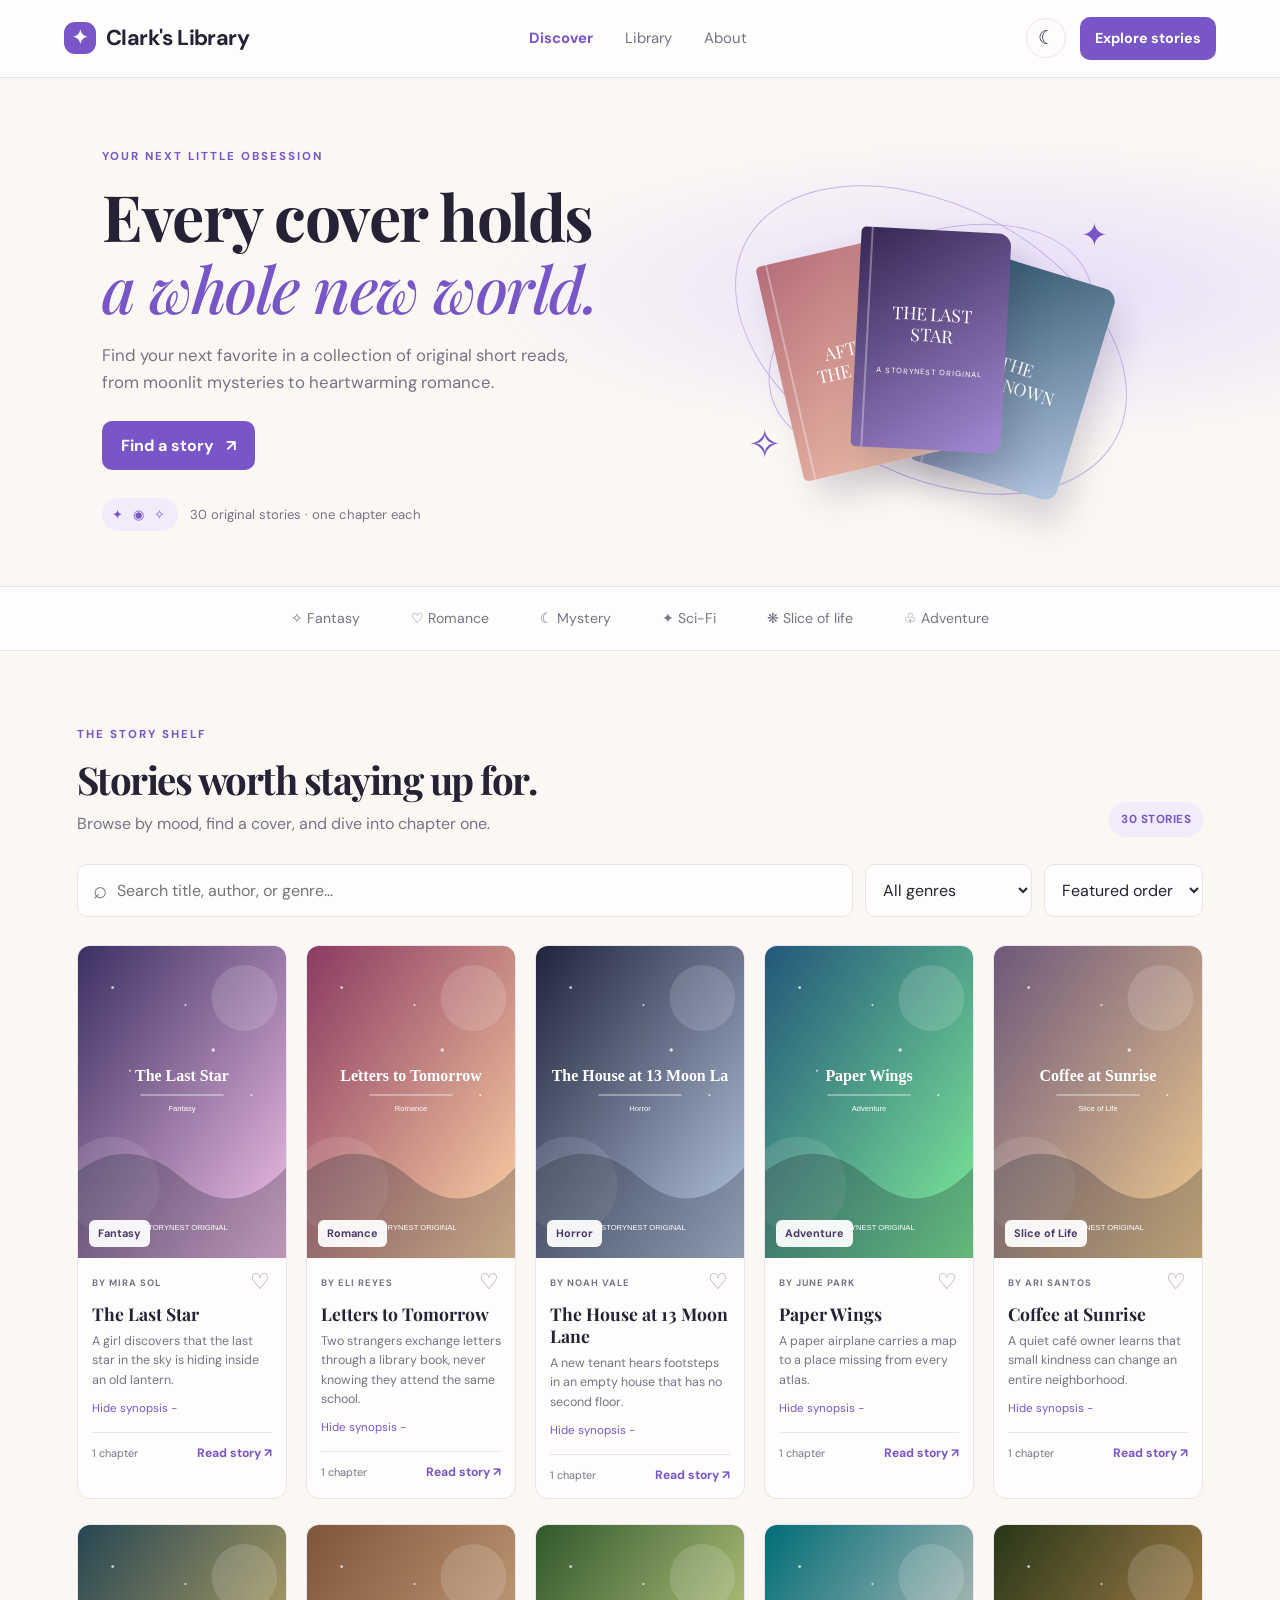
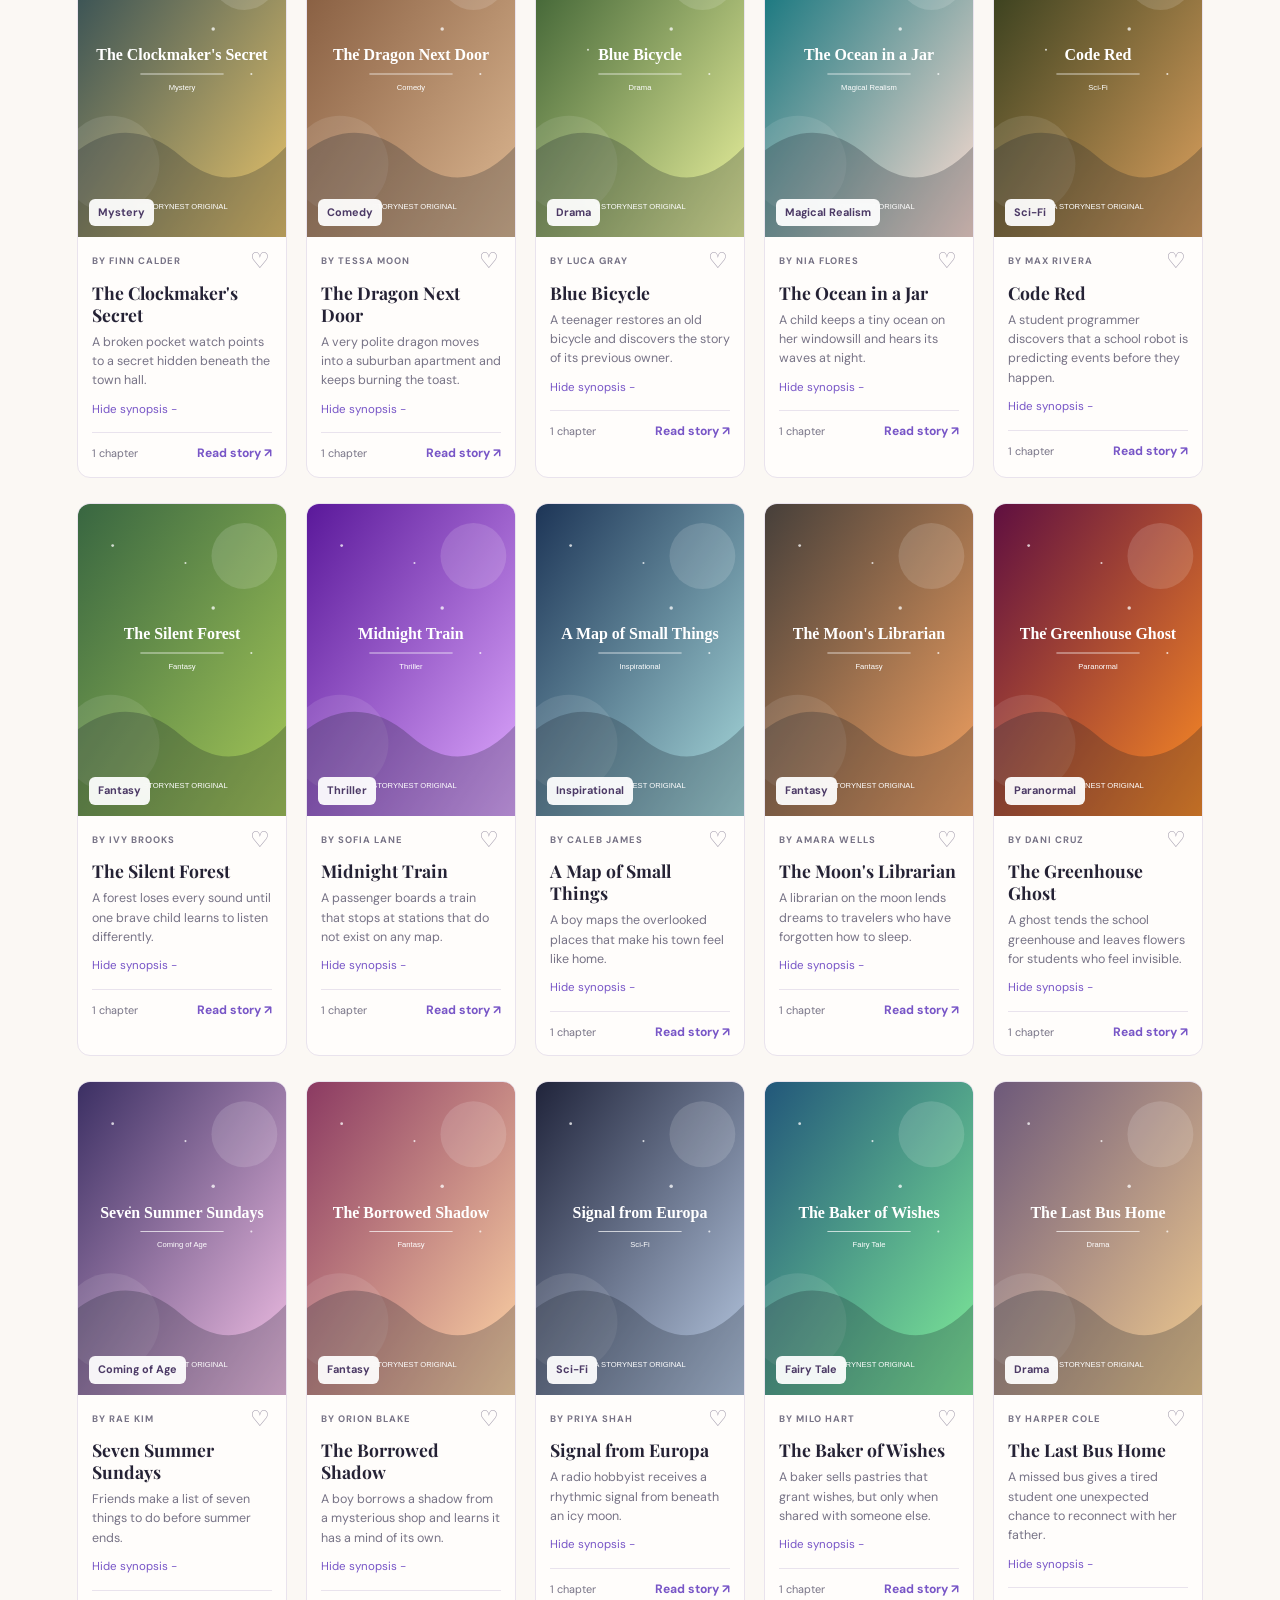
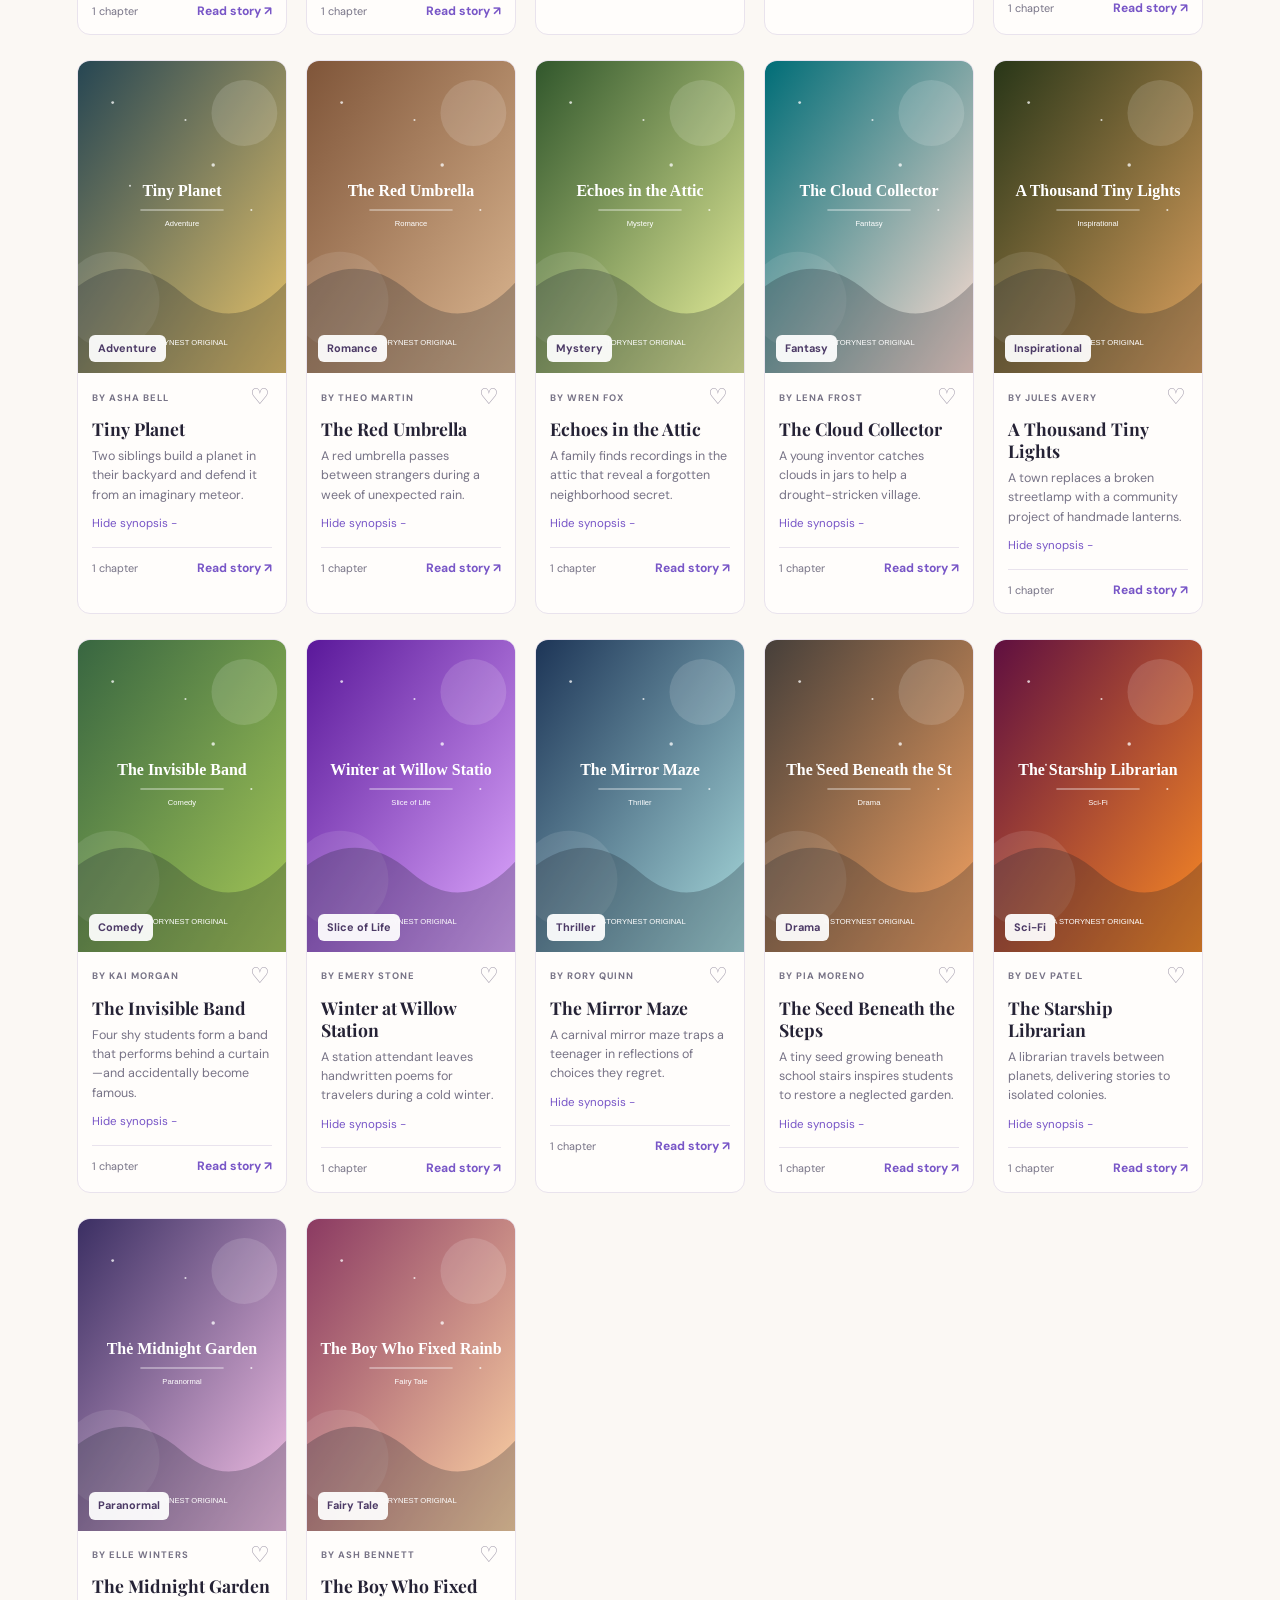
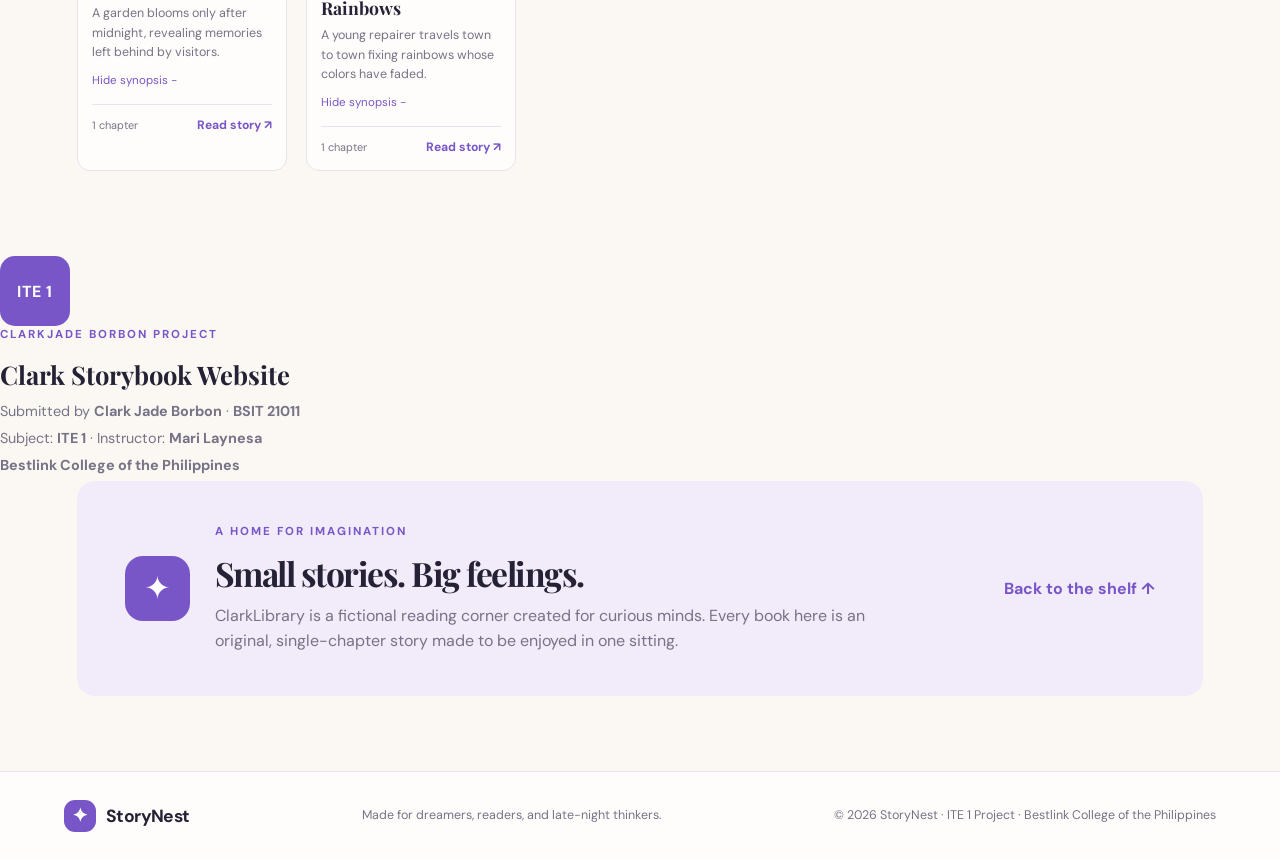
<file: index.html>
<!DOCTYPE html>
<html lang="en">
<head>
  <meta charset="UTF-8">
  <meta name="viewport" content="width=device-width, initial-scale=1.0">
  <meta name="description" content="Discover original one-chapter stories on StoryNest.">
  <title>Clark's Library  — Find your next story</title>
  <link rel="stylesheet" href="style.css">
  <script src="stories.js" defer></script>
</head>
<body>
  <header class="site-header">
    <a class="brand" href="index.html" aria-label="StoryNest home"><span class="brand-mark">✦</span> Clark's Library </a>
    <nav class="main-nav" aria-label="Main navigation">
      <a class="active" href="index.html">Discover</a>
      <a href="#library">Library</a>
      <a href="#about">About</a>
    </nav>
    <div class="header-actions"><button id="themeToggle" class="icon-button" type="button" aria-label="Toggle dark mode">☾</button><a class="nav-cta" href="#library">Explore stories</a></div>
  </header>
  <main>
    <section class="hero">
      <div class="hero-copy"><p class="eyebrow">YOUR NEXT LITTLE OBSESSION</p><h1>Every cover holds<br><em>a whole new world.</em></h1><p class="hero-text">Find your next favorite in a collection of original short reads, from moonlit mysteries to heartwarming romance.</p><a class="primary-button" href="#library">Find a story <span>↗</span></a><div class="hero-note"><span class="avatar-stack">✦ ◉ ✧</span><span>30 original stories · one chapter each</span></div></div>
      <div class="hero-art"><div class="orbit orbit-one"></div><div class="orbit orbit-two"></div><div class="floating-book book-back"><span>THE UNKNOWN</span></div><div class="floating-book book-mid"><span>AFTER<br>THE RAIN</span></div><div class="floating-book book-front"><span>THE LAST<br>STAR</span><small>A STORYNEST ORIGINAL</small></div><span class="sparkle sparkle-a">✦</span><span class="sparkle sparkle-b">✧</span></div>
    </section>
    <section class="genre-strip" aria-label="Story genres"><span>✧ Fantasy</span><span>♡ Romance</span><span>☾ Mystery</span><span>✦ Sci-Fi</span><span>❋ Slice of life</span><span>♧ Adventure</span></section>
    <section id="library" class="library-section">
      <div class="section-heading"><div><p class="eyebrow">THE STORY SHELF</p><h2>Stories worth staying up for.</h2><p class="muted">Browse by mood, find a cover, and dive into chapter one.</p></div><span class="count-pill">30 STORIES</span></div>
      <div class="filter-row"><label class="search-wrap"><span>⌕</span><input id="searchInput" type="search" placeholder="Search title, author, or genre..." aria-label="Search stories"></label><select id="genreFilter" aria-label="Filter by genre"><option value="All">All genres</option></select><select id="sortSelect" aria-label="Sort stories"><option value="featured">Featured order</option><option value="title">Title A–Z</option></select></div>
      <div id="storyGrid" class="story-grid" aria-live="polite"></div>
      <p id="emptyState" class="empty-state" hidden>No stories match your search. Try another title or genre.</p>
    </section>

    <section class="student-project" aria-labelledby="project-info-title">
      <div class="project-icon">ITE 1</div>
      <div class="project-details">
        <p class="eyebrow">CLARKJADE BORBON PROJECT</p>
        <h2 id="project-info-title">Clark Storybook Website</h2>
        <p>Submitted by <strong>Clark Jade Borbon</strong> · <strong>BSIT 21011</strong></p>
        <p>Subject: <strong>ITE 1</strong> · Instructor: <strong>Mari Laynesa</strong></p>
        <p><strong>Bestlink College of the Philippines</strong></p>
      </div>
    </section>
   <section id="about" class="about-section"><div class="about-symbol">✦</div><div><p class="eyebrow">A HOME FOR IMAGINATION</p><h2>Small stories. Big feelings.</h2><p>ClarkLibrary is a fictional reading corner created for curious minds. Every book here is an original, single-chapter story made to be enjoyed in one sitting.</p></div><a class="text-link" href="#library">Back to the shelf ↑</a></section>
  </main>
  <footer class="site-footer"><a class="brand" href="index.html"><span class="brand-mark">✦</span> StoryNest</a><p>Made for dreamers, readers, and late-night thinkers.</p><span>© 2026 StoryNest · ITE 1 Project · Bestlink College of the Philippines</span></footer>
</body>
</html>
</file>
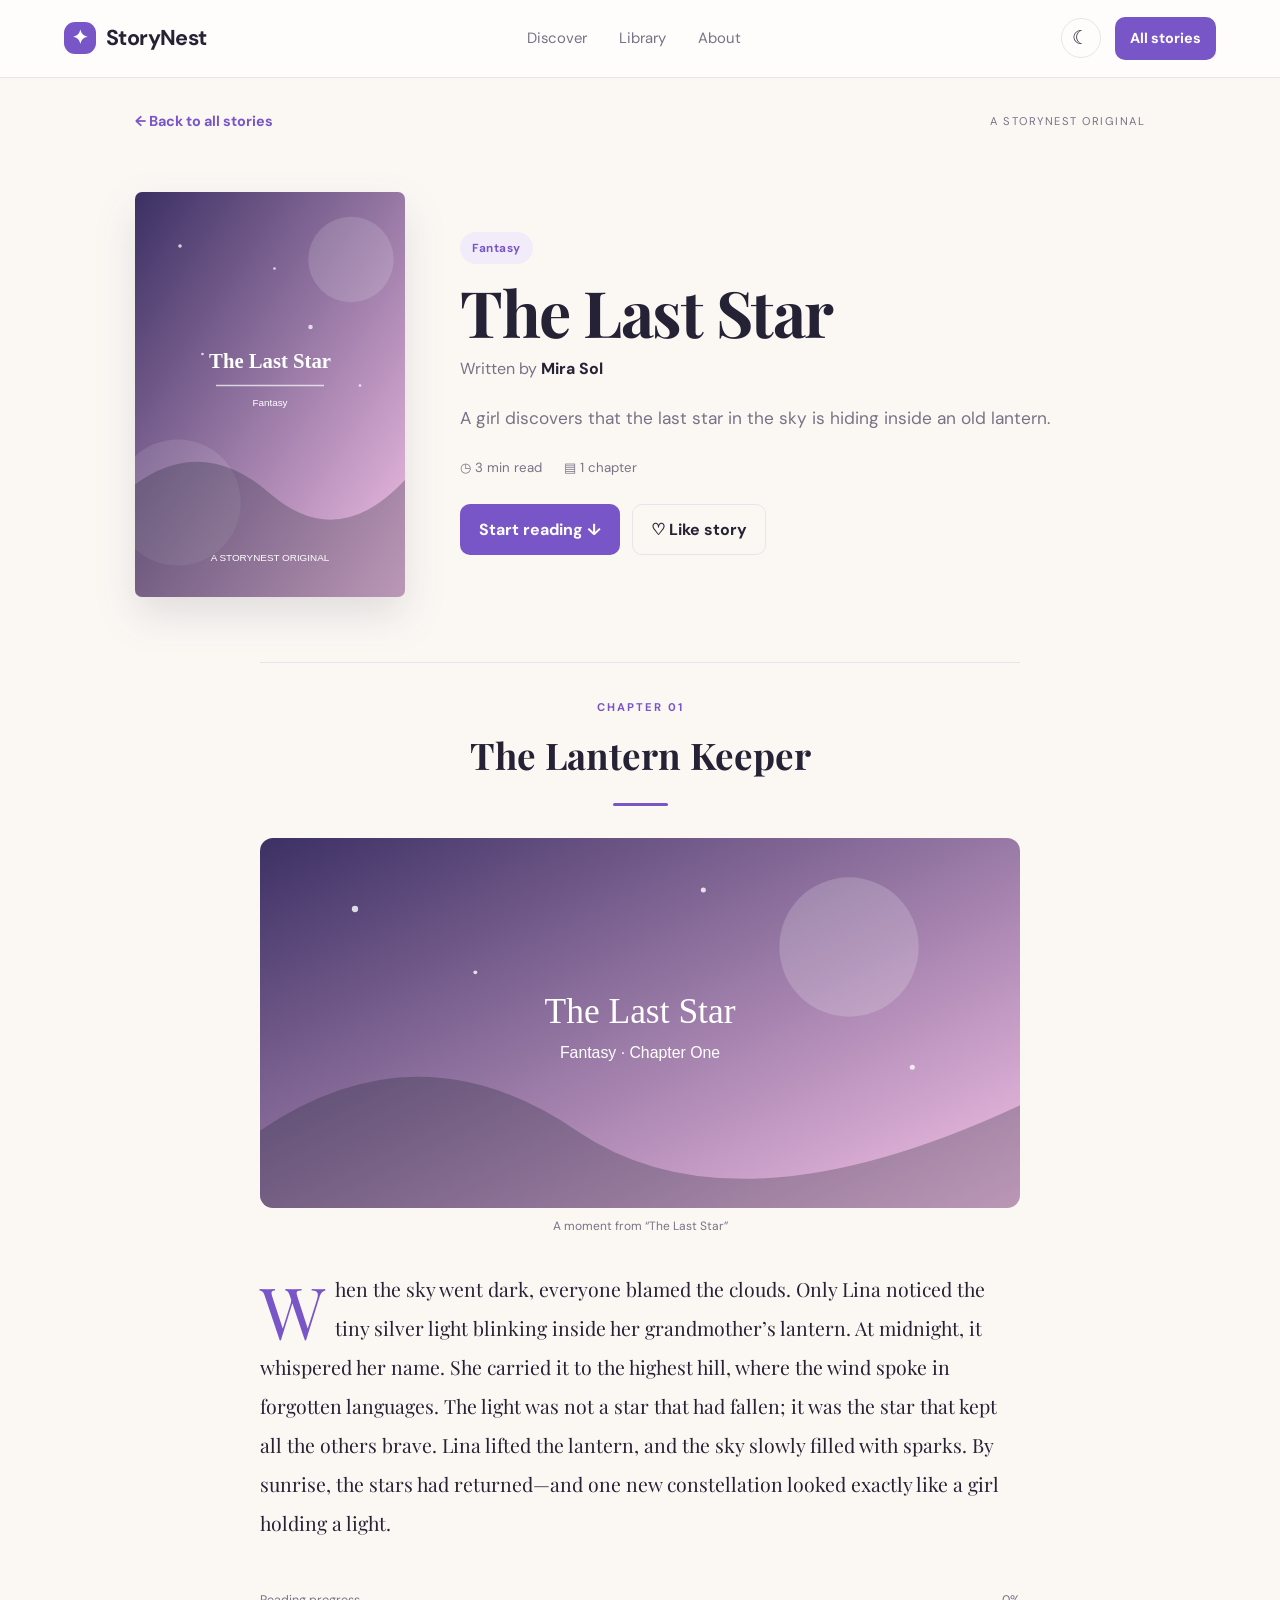
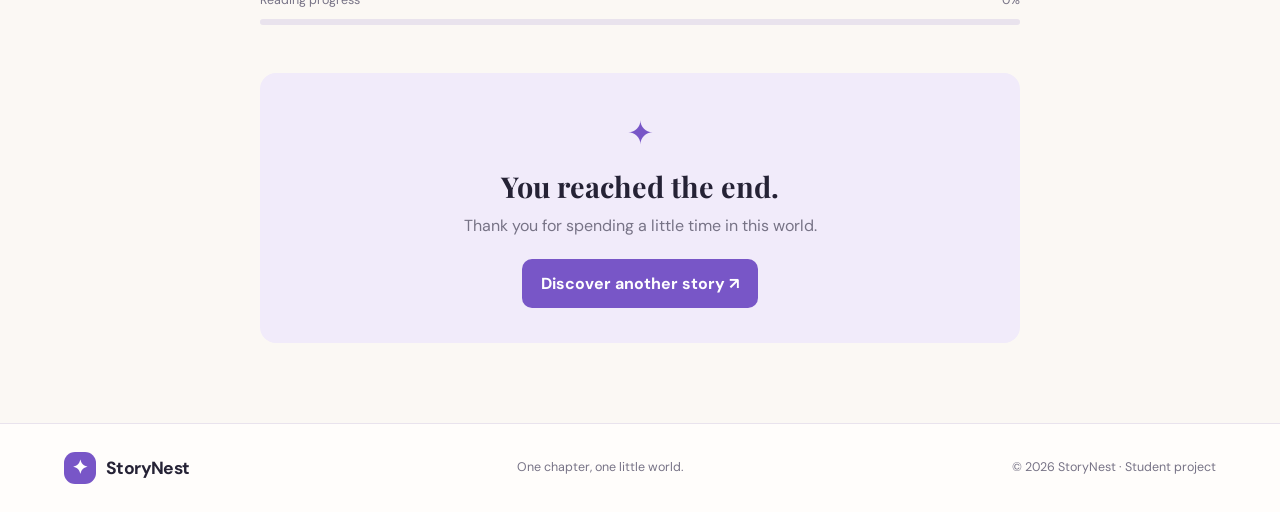
<file: story.html>
<!DOCTYPE html>
<html lang="en">
<head>
  <meta charset="UTF-8">
  <meta name="viewport" content="width=device-width, initial-scale=1.0">
  <title>Read a story — StoryNest</title>
  <link rel="stylesheet" href="style.css">
  <script src="stories.js" defer></script>
</head>
<body class="reading-page">
  <header class="site-header">
    <a class="brand" href="index.html"><span class="brand-mark">✦</span> StoryNest</a>
    <nav class="main-nav" aria-label="Main navigation"><a href="index.html">Discover</a><a href="index.html#library">Library</a><a href="index.html#about">About</a></nav>
    <div class="header-actions"><button id="themeToggle" class="icon-button" type="button" aria-label="Toggle dark mode">☾</button><a class="nav-cta" href="index.html#library">All stories</a></div>
  </header>
  <main id="readingRoot" class="reading-root"><p class="loading-message">Opening your story…</p></main>
  <footer class="site-footer"><a class="brand" href="index.html"><span class="brand-mark">✦</span> StoryNest</a><p>One chapter, one little world.</p><span>© 2026 StoryNest · Student project</span></footer>
</body>
</html>
</file>
<file: style.css>
@import url('https://fonts.googleapis.com/css2?family=DM+Sans:wght@400;500;600;700&family=Playfair+Display:ital,wght@0,500;0,600;0,700;1,500;1,600&display=swap');
:root{--bg:#fbf8f4;--paper:#fffdfb;--text:#252235;--muted:#777386;--accent:#7856c7;--accent-dark:#5d3ea5;--line:#e9e3ed;--soft:#f1ebfa;--shadow:0 14px 35px rgba(49,35,72,.09)}
*{box-sizing:border-box}html{scroll-behavior:smooth;scroll-padding-top:95px}body{margin:0;background:var(--bg);color:var(--text);font-family:'DM Sans',sans-serif;line-height:1.6;transition:background .25s,color .25s}a{color:inherit;text-decoration:none}button,input,select{font:inherit}.site-header{height:78px;padding:0 max(5vw,24px);display:flex;align-items:center;justify-content:space-between;gap:25px;background:var(--paper);border-bottom:1px solid var(--line);position:sticky;top:0;z-index:10}.brand{display:flex;align-items:center;gap:10px;font-weight:700;font-size:1.35rem;letter-spacing:-.6px;white-space:nowrap}.brand-mark{display:grid;place-items:center;width:32px;height:32px;border-radius:11px;background:var(--accent);color:white;font-size:1.2rem}.main-nav{display:flex;gap:32px;color:var(--muted);font-size:.93rem}.main-nav a{padding:28px 0;transition:color .2s}.main-nav a:hover,.main-nav .active{color:var(--accent);font-weight:700}.header-actions{display:flex;align-items:center;gap:14px}.icon-button{border:1px solid var(--line);background:transparent;border-radius:50%;width:40px;height:40px;cursor:pointer;color:var(--text);font-size:1.2rem}.nav-cta,.primary-button{display:inline-flex;align-items:center;justify-content:center;gap:12px;background:var(--accent);color:#fff;padding:12px 19px;border-radius:10px;font-weight:700;border:0;cursor:pointer;transition:transform .2s,background .2s}.nav-cta{font-size:.9rem;padding:10px 15px}.primary-button:hover,.nav-cta:hover{background:var(--accent-dark);transform:translateY(-2px)}.hero{min-height:480px;padding:70px max(8vw,28px) 55px;display:grid;grid-template-columns:1.05fr .95fr;align-items:center;gap:35px;overflow:hidden;background:radial-gradient(ellipse at 78% 42%,#e7dcfa 0,transparent 38%),var(--bg)}.eyebrow{font-size:.72rem;font-weight:700;letter-spacing:2px;color:var(--accent);margin:0 0 14px}.hero h1,.section-heading h2,.about-section h2,.story-intro h1{font-family:'Playfair Display',serif;letter-spacing:-1.5px;line-height:1.12}.hero h1{font-size:clamp(2.8rem,5vw,4.5rem);margin:0 0 18px}.hero h1 em{color:var(--accent);font-weight:500}.hero-text{max-width:500px;color:var(--muted);font-size:1.05rem;margin:0 0 25px}.hero-note{display:flex;align-items:center;gap:12px;color:var(--muted);font-size:.82rem;margin-top:28px}.avatar-stack{letter-spacing:3px;background:var(--soft);padding:6px 10px;border-radius:20px;color:var(--accent)}.hero-art{height:340px;position:relative;display:flex;align-items:center;justify-content:center}.orbit{position:absolute;border:1px solid #c7b3ec;border-radius:50%;transform:rotate(-22deg)}.orbit-one{width:340px;height:210px}.orbit-two{width:420px;height:270px;transform:rotate(28deg)}.floating-book{position:absolute;width:150px;height:220px;border-radius:5px 13px 13px 5px;box-shadow:12px 20px 35px #35264b30;display:flex;align-items:center;justify-content:center;text-align:center;color:white;font-family:'Playfair Display',serif;font-size:1.1rem;line-height:1.2;padding:18px}.floating-book:before{content:'';position:absolute;left:10px;top:0;bottom:0;width:2px;background:#ffffff55}.book-back{background:linear-gradient(145deg,#2d536b,#b4c5df);transform:rotate(17deg) translate(90px,10px)}.book-mid{background:linear-gradient(145deg,#b66d79,#f1c6ad);transform:rotate(-13deg) translate(-80px,0)}.book-front{background:linear-gradient(145deg,#352653,#a58ad4);z-index:2;transform:rotate(3deg);flex-direction:column;gap:22px}.book-front small{font: .48rem 'DM Sans',sans-serif;letter-spacing:1px}.sparkle{position:absolute;color:var(--accent);font-size:2rem}.sparkle-a{top:12%;right:14%}.sparkle-b{bottom:10%;left:13%;font-size:2.5rem}.genre-strip{display:flex;justify-content:center;gap:clamp(15px,4vw,55px);padding:20px 18px;background:var(--paper);border-block:1px solid var(--line);color:var(--muted);font-size:.88rem;flex-wrap:wrap}.library-section{padding:75px max(6vw,24px) 85px;max-width:1500px;margin:auto}.section-heading{display:flex;justify-content:space-between;align-items:end;gap:20px;margin-bottom:27px}.section-heading h2,.about-section h2{font-size:clamp(2rem,3vw,2.8rem);margin:0 0 10px}.muted{color:var(--muted);margin:0}.count-pill,.genre-chip{background:var(--soft);color:var(--accent);font-size:.73rem;font-weight:700;letter-spacing:.5px;padding:8px 12px;border-radius:30px;white-space:nowrap}.filter-row{display:flex;gap:12px;margin-bottom:28px}.search-wrap{flex:1;display:flex;align-items:center;gap:10px;background:var(--paper);border:1px solid var(--line);padding:0 15px;border-radius:10px;min-width:150px}.search-wrap span{font-size:1.5rem;color:var(--muted)}.search-wrap input{border:0;outline:0;background:transparent;color:var(--text);width:100%;padding:13px 0}.filter-row select{background:var(--paper);border:1px solid var(--line);border-radius:10px;padding:0 13px;color:var(--text);max-width:180px}.story-grid{display:grid;grid-template-columns:repeat(5,minmax(0,1fr));gap:25px 19px}.story-card{background:var(--paper);border:1px solid var(--line);border-radius:13px;overflow:hidden;min-width:0;transition:transform .22s,box-shadow .22s}.story-card:hover{transform:translateY(-5px);box-shadow:var(--shadow)}.cover-link{display:block;position:relative;overflow:hidden;background:var(--soft);aspect-ratio:2/3}.cover-image{width:100%;height:100%;object-fit:cover;display:block;transition:transform .35s}.story-card:hover .cover-image{transform:scale(1.035)}.cover-tag{position:absolute;left:11px;bottom:11px;background:#fffE;color:#4c3a66;padding:5px 9px;border-radius:6px;font-size:.68rem;font-weight:700;backdrop-filter:blur(5px)}.card-content{padding:14px 14px 13px}.card-topline{display:flex;justify-content:space-between;align-items:center;gap:6px}.author{font-size:.59rem;letter-spacing:1px;color:var(--muted);font-weight:700;overflow:hidden;text-overflow:ellipsis;white-space:nowrap}.like-button{border:0;background:transparent;color:#a19aab;font-size:1.35rem;line-height:1;cursor:pointer;padding:0 2px}.like-button.liked{color:#df5683}.story-card h3{font-family:'Playfair Display',serif;font-size:1.1rem;line-height:1.25;margin:9px 0 7px}.story-card h3 a:hover{color:var(--accent)}.synopsis{font-size:.78rem;color:var(--muted);line-height:1.55;margin:0 0 4px}.synopsis-toggle{border:0;background:transparent;padding:0;color:var(--accent);font-size:.72rem;cursor:pointer}.card-bottom{border-top:1px solid var(--line);margin-top:12px;padding-top:11px;display:flex;align-items:center;justify-content:space-between;gap:5px}.chapter-count{font-size:.68rem;color:var(--muted)}.read-link{font-size:.76rem;font-weight:700;color:var(--accent);white-space:nowrap}.read-link:hover{text-decoration:underline}.empty-state{text-align:center;color:var(--muted);padding:40px}.about-section{margin:0 max(6vw,24px) 75px;padding:42px 48px;background:var(--soft);border-radius:18px;display:flex;align-items:center;gap:25px}.about-symbol{flex-shrink:0;width:65px;height:65px;border-radius:18px;background:var(--accent);color:white;display:grid;place-items:center;font-size:2rem}.about-section h2{font-size:2.1rem}.about-section p:not(.eyebrow){max-width:650px;color:var(--muted);margin:0}.text-link{margin-left:auto;color:var(--accent);font-weight:700;white-space:nowrap}.site-footer{display:flex;align-items:center;justify-content:space-between;gap:20px;padding:28px max(5vw,24px);background:var(--paper);border-top:1px solid var(--line);font-size:.78rem;color:var(--muted)}.site-footer .brand{color:var(--text);font-size:1.1rem}.site-footer p{margin:0}.reading-root{max-width:1060px;margin:auto;padding:32px 25px 80px}.reading-top{display:flex;justify-content:space-between;align-items:center;margin-bottom:34px}.back-link{color:var(--accent);font-weight:700;font-size:.9rem}.reading-label{font-size:.7rem;letter-spacing:1.5px;color:var(--muted)}.story-hero{display:grid;grid-template-columns:270px 1fr;gap:55px;align-items:center;padding:25px 0 65px}.story-cover-wrap{max-width:270px;filter:drop-shadow(0 18px 20px #2b20401f)}.story-cover{display:block;width:100%;aspect-ratio:2/3;object-fit:cover;border-radius:7px}.story-intro h1{font-size:clamp(2.8rem,5vw,4rem);margin:17px 0 8px}.byline{color:var(--muted);margin:0 0 23px}.byline strong{color:var(--text)}.story-synopsis{font-size:1.08rem;max-width:590px;color:var(--muted)}.story-meta{display:flex;gap:22px;color:var(--muted);font-size:.83rem;margin:25px 0}.story-actions{display:flex;gap:12px;flex-wrap:wrap}.secondary-button{background:transparent;border:1px solid var(--line);border-radius:10px;padding:12px 18px;color:var(--text);font-weight:700;cursor:pointer}.secondary-button[aria-pressed="true"]{color:#df5683}.chapter-reader{max-width:760px;margin:0 auto;padding-top:30px;border-top:1px solid var(--line)}.chapter-heading{text-align:center;margin-bottom:32px}.chapter-heading>span{font-size:.7rem;font-weight:700;letter-spacing:2px;color:var(--accent)}.chapter-heading h2{font-family:'Playfair Display',serif;font-size:2.3rem;margin:7px 0 18px}.chapter-rule{width:55px;height:3px;background:var(--accent);margin:auto;border-radius:4px}.scene-figure{margin:0 0 34px}.scene-figure img{display:block;width:100%;max-height:370px;object-fit:cover;border-radius:13px}.scene-figure figcaption{font-size:.75rem;color:var(--muted);text-align:center;margin-top:9px}.story-text{font-family:'Playfair Display',serif;font-size:1.22rem;line-height:2;color:var(--text)}.story-text p{margin:0}.drop-cap:first-letter{float:left;font-size:4.5rem;line-height:.85;padding:10px 10px 0 0;color:var(--accent)}.reading-progress-wrap{margin:48px 0}.progress-label{display:flex;justify-content:space-between;color:var(--muted);font-size:.78rem;margin-bottom:8px}.progress-track{height:6px;background:var(--line);border-radius:8px;overflow:hidden}.progress-bar{height:100%;width:0;background:var(--accent);transition:width .1s}.end-note{text-align:center;background:var(--soft);border-radius:16px;padding:35px 20px}.end-note>span{font-size:2rem;color:var(--accent)}.end-note h3{font-family:'Playfair Display',serif;font-size:1.8rem;margin:4px 0}.end-note p{color:var(--muted);margin:0 0 20px}.loading-message{text-align:center;padding:80px;color:var(--muted)}body.dark-mode{--bg:#171522;--paper:#211e2d;--text:#f4effb;--muted:#b0a9bf;--accent:#b49ae9;--accent-dark:#9272d3;--line:#393347;--soft:#302842;--shadow:0 14px 35px #0004}body.dark-mode .hero{background:radial-gradient(ellipse at 78% 42%,#3b2d53 0,transparent 38%),var(--bg)}body.dark-mode .cover-tag{background:#211e2de8;color:#f4effb}body.dark-mode .orbit{border-color:#746092}
@media(max-width:1100px){.story-grid{grid-template-columns:repeat(4,minmax(0,1fr))}.hero{padding-inline:6vw}.story-hero{gap:35px}}@media(max-width:800px){.site-header{height:68px;padding-inline:20px}.main-nav{gap:16px}.main-nav a{padding:23px 0}.nav-cta{display:none}.hero{grid-template-columns:1fr;padding-top:55px;text-align:center}.hero-text{margin-inline:auto}.hero-note{justify-content:center}.hero-art{height:300px}.story-grid{grid-template-columns:repeat(3,minmax(0,1fr))}.about-section{padding:30px;flex-wrap:wrap}.text-link{margin-left:90px}.story-hero{grid-template-columns:200px 1fr;gap:28px}.story-intro h1{font-size:2.7rem}}@media(max-width:560px){.site-header{gap:10px}.brand{font-size:1.1rem}.brand-mark{width:29px;height:29px}.main-nav{gap:11px;font-size:.78rem}.main-nav a{padding:23px 0}.header-actions{gap:0}.icon-button{width:36px;height:36px}.hero{padding-inline:22px}.hero h1{font-size:2.7rem}.hero-art{height:260px;transform:scale(.85);margin:-10px 0}.genre-strip{gap:12px 20px;font-size:.78rem}.library-section{padding:55px 17px}.section-heading{align-items:start;flex-direction:column}.filter-row{flex-wrap:wrap}.search-wrap{flex-basis:100%;min-height:48px}.filter-row select{height:43px;flex:1;max-width:none}.story-grid{grid-template-columns:repeat(2,minmax(0,1fr));gap:16px 12px}.card-content{padding:11px}.story-card h3{font-size:1rem}.synopsis{font-size:.74rem}.about-section{margin:0 17px 50px;padding:24px;gap:15px}.about-symbol{width:48px;height:48px;font-size:1.5rem}.about-section h2{font-size:1.7rem}.about-section p:not(.eyebrow){font-size:.9rem}.text-link{margin-left:0}.site-footer{flex-wrap:wrap;justify-content:center;text-align:center}.site-footer .brand{width:100%;justify-content:center}.reading-root{padding:24px 18px 55px}.reading-top{gap:15px;align-items:start}.reading-label{font-size:.58rem;text-align:right}.story-hero{grid-template-columns:115px 1fr;gap:18px;padding:15px 0 40px;align-items:start}.story-intro h1{font-size:2rem;letter-spacing:-.7px;margin:10px 0}.story-intro .story-synopsis{font-size:.88rem;margin:12px 0}.story-meta{gap:12px;flex-wrap:wrap;font-size:.72rem;margin:14px 0}.story-actions{gap:8px}.story-actions .primary-button,.story-actions .secondary-button{padding:10px 11px;font-size:.76rem}.genre-chip{font-size:.6rem;padding:5px 8px}.byline{font-size:.8rem;margin-bottom:10px}.chapter-heading h2{font-size:1.9rem}.story-text{font-size:1.1rem;line-height:1.9}.scene-figure img{max-height:230px}}\n
.student-project{margin:0 max(6vw,24px) 28px;padding:25px 30px;display:flex;align-items:center;gap:22px;background:var(--paper);border:1px solid var(--line);border-radius:15px;box-shadow:var(--shadow)}
.project-icon{flex-shrink:0;width:70px;height:70px;display:grid;place-items:center;border-radius:15px;background:var(--accent);color:#fff;font-weight:700;letter-spacing:.5px}
.project-details h2{font-family:'Playfair Display',serif;font-size:1.6rem;line-height:1.2;margin:0 0 10px}
.project-details p:not(.eyebrow){margin:4px 0;color:var(--muted);font-size:.9rem}
@media(max-width:560px){.student-project{margin-inline:17px;padding:20px;align-items:flex-start;gap:14px}.project-icon{width:54px;height:54px;font-size:.8rem}.project-details h2{font-size:1.25rem}.project-details p:not(.eyebrow){font-size:.8rem}}
</file>
